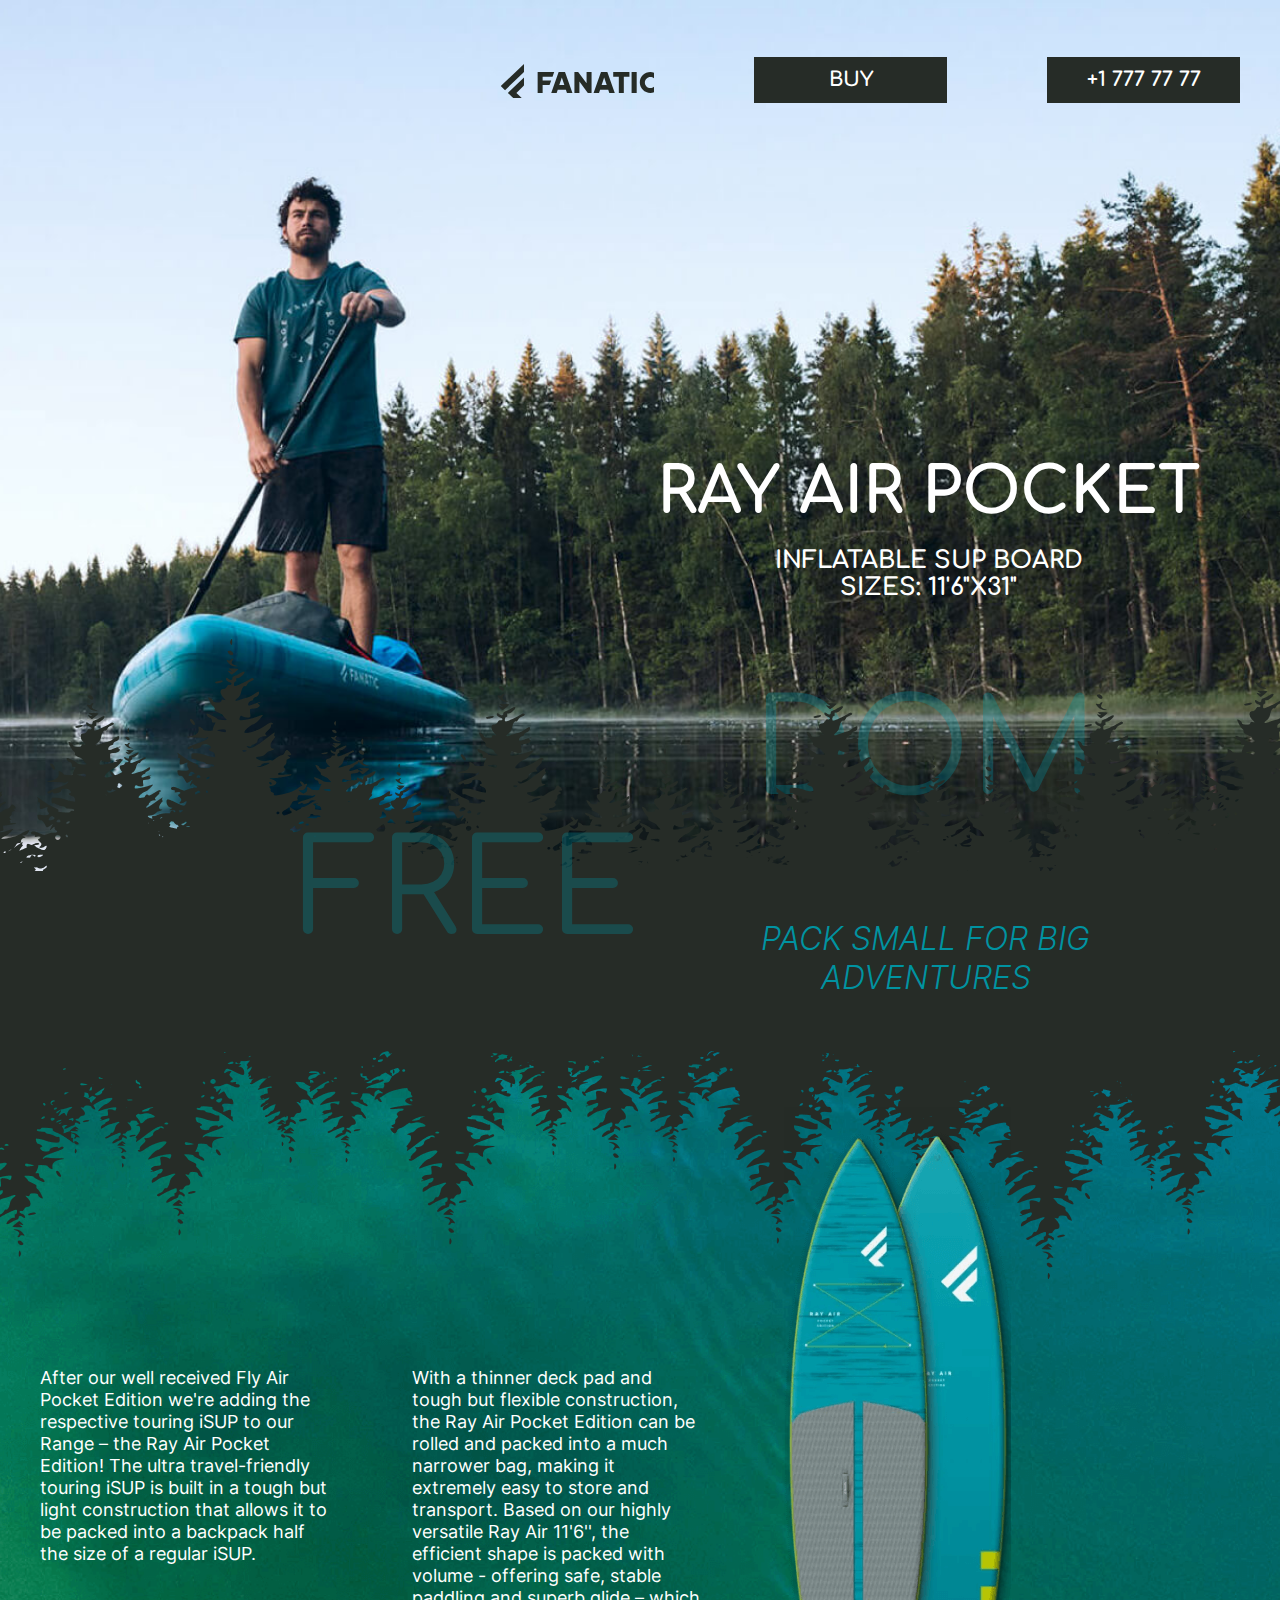
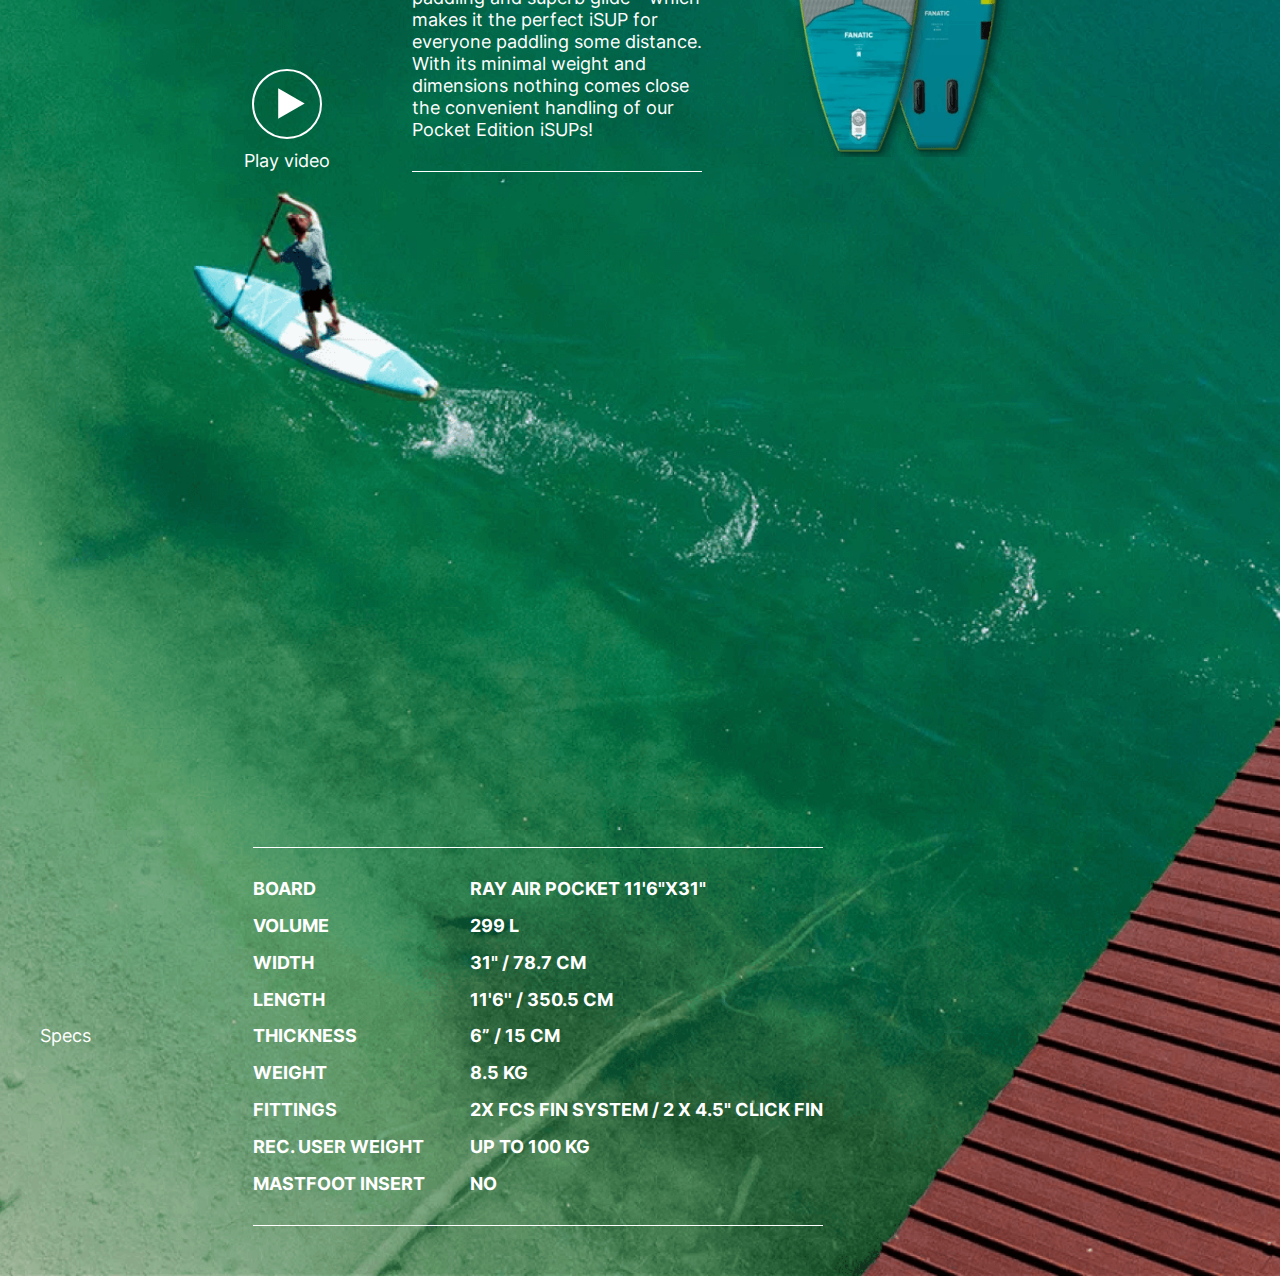
<file: index.html>
<!DOCTYPE html>
<html lang="en">

<head>
	<meta charset="UTF-8">
	<meta name="viewport" content="width=device-width, initial-scale=1.0">
	<title>Fanatic | @from 0 to 1</title>
	<link rel="stylesheet" href="css/style.css">
</head>

<body>
	<div class="wrapper">
		<!-- HEADER -->
		<header class="header">
			<div class="container">
				<div class="header__body">
					<a class="header__logo" href="#">
						<svg width="154" height="35" viewBox="0 0 154 35" fill="none" xmlns="http://www.w3.org/2000/svg">
							<path fill-rule="evenodd" clip-rule="evenodd"
								d="M0.76709 23.1069L24.0054 0.929199V8.37888C24.0054 8.80975 23.8262 9.22293 23.507 9.52755L5.02255 27.1682L0.76709 23.1069ZM7.87719 29.8925L24.0054 14.5003V21.9501C24.0054 22.3808 23.8262 22.794 23.507 23.0986L16.3883 29.8925L17.7892 31.2295L22.0447 35.2908H13.5336L12.1327 33.9538L7.87719 29.8925ZM154.636 23.0702L158.767 25.8717C156.827 28.3164 153.801 29.8889 150.401 29.8889C144.545 29.8889 139.799 25.2254 139.799 19.4726C139.799 13.7199 144.545 9.05641 150.401 9.05641C153.801 9.05641 156.827 10.6288 158.767 13.0736L154.636 15.8751C153.618 14.6602 152.098 13.8865 150.401 13.8865C147.346 13.8865 144.86 16.3924 144.86 19.4726C144.86 22.5528 147.346 25.0588 150.401 25.0588C152.098 25.0588 153.618 24.2851 154.636 23.0702ZM42.6294 17.4935H51.1771L49.5442 22.0767H42.6294V29.8888H37.64V9.05649H54.1829L52.55 13.6396H42.6294V17.4935ZM113.215 9.05649H129.431V13.6396H123.818V29.8888H118.828V13.6396H113.215V9.05649ZM131.586 29.8889H136.692V9.05649H131.586V29.8889ZM101.64 22.0581L104.166 14.5027L106.692 22.0581H101.64ZM100.985 9.05649L93.5635 29.8888H99.0207L100.103 26.6413H108.229L109.311 29.8888H114.769L107.347 9.05649H100.985ZM86.5789 9.05649H91.5683V29.8888H87.8263L79.4065 18.5799V29.8888H74.4171V9.05649H78.1591L86.5789 20.3654V9.05649ZM59.2934 22.0581L61.8194 14.5027L64.3454 22.0581H59.2934ZM58.6387 9.05649L51.2169 29.8888H56.674L57.7567 26.6413H65.8821L66.9648 29.8888H72.4219L65.0002 9.05649H58.6387Z"
								fill="#262C27" />
						</svg>
					</a>
					<button class="header__btn">
						Buy
					</button>
					<a class="header__phone" href="tel:+17777777">+1 777 77 77</a>
				</div>
			</div>
		</header>
		<!-- MAIN -->
		<main class="main">
			<!-- FIRST -->
			<section class="first">
				<div class="container">
					<div class="first__body">
						<!-- CONTENT -->
						<div class="first__content">
							<h1 class="first__title">
								Ray air pocket
							</h1>
							<div class="first__descr">
								<p class="first__text">
									Inflatable sup board
								</p>
								<p class="first__text">
									Sizes: 11'6"x31"
								</p>
							</div>
						</div>
						<!-- IMAGE -->
						<div class="first__image --ibg">
							<img src="img/first/cover.jpg" alt="Sup board">
						</div>
					</div>
				</div>
			</section>
			<div class="decoration">
				<div class="container">
					<div class="decoration__body">
						<p class="decoration__text">
							Dom
						</p>
						<p class="decoration__text">
							Free
						</p>
						<p class="decoration__text">
							Pack small for big adventures
						</p>
					</div>
				</div>
			</div>
			<section class="info">
				<div class="container">
					<div class="info__body">
						<!-- INFO HEADER -->
						<div class="info__header info-header">
							<!-- COLUMN -->
							<div class="info-header__column">
								<p class="info__text">
									After our well received Fly Air Pocket Edition we're adding the respective touring iSUP to
									our
									Range – the Ray Air Pocket Edition! The ultra travel-friendly touring iSUP is built in a
									tough
									but light construction that allows it to be packed into a backpack half the size of a regular
									iSUP.
								</p>
								<button class="info__btn btn">
									<span class="btn__icon">
										<svg width="70" height="70" viewBox="0 0 70 70" fill="none"
											xmlns="http://www.w3.org/2000/svg">
											<path d="M52.6733 34.5L26.1634 49.6554V19.3446L52.6733 34.5Z" fill="white" />
											<circle cx="35" cy="35" r="34" stroke="white" stroke-width="2" />
										</svg>
									</span>
									<span class="btn__text">
										Play video
									</span>
								</button>
							</div>
							<!-- COLUMN -->
							<div class="info-header__column">
								<p class="info__text">
									With a thinner deck pad and tough but flexible construction, the Ray Air Pocket Edition can
									be rolled and packed into a much narrower bag, making it extremely easy to store and
									transport. Based on our highly versatile Ray Air 11'6'', the efficient shape is packed with
									volume - offering safe, stable paddling and superb glide – which makes it the perfect iSUP
									for everyone paddling some distance. With its minimal weight and dimensions nothing comes
									close the convenient handling of our Pocket Edition iSUPs!
								</p>
							</div>
							<!--  IMAGE -->
							<div class="info-header__image">
								<img src="img/info/image.png" alt="Sup">
							</div>
						</div>
						<!-- SPECS -->
						<div class="info__specs info-specs">
							<h3 class="info-specs__title">
								Specs
							</h3>
							<!-- CONTENT -->
							<div class="info-specs__content">
								<ul class="info-specs__list">
									<!-- ITEM -->
									<li class="info-specs__item">
										<p class="info-specs__category">board</p>
										<p class="info-specs__text">RAY AIR POCKET 11'6"X31"</p>
									</li>
									<!-- ITEM -->
									<li class="info-specs__item">
										<p class="info-specs__category">volume</p>
										<p class="info-specs__text">299 L</p>
									</li>
									<!-- ITEM -->
									<li class="info-specs__item">
										<p class="info-specs__category">width</p>
										<p class="info-specs__text">31" / 78.7 CM</p>
									</li>
									<!-- ITEM -->
									<li class="info-specs__item">
										<p class="info-specs__category">length</p>
										<p class="info-specs__text">11'6'' / 350.5 CM</p>
									</li>
									<!-- ITEM -->
									<li class="info-specs__item">
										<p class="info-specs__category">thickness</p>
										<p class="info-specs__text">6” / 15 CM</p>
									</li>
									<!-- ITEM -->
									<li class="info-specs__item">
										<p class="info-specs__category">weight</p>
										<p class="info-specs__text">8.5 KG</p>
									</li>
									<!-- ITEM -->
									<li class="info-specs__item">
										<p class="info-specs__category">fittings</p>
										<p class="info-specs__text">2X FCS FIN SYSTEM / 2 X 4.5" CLICK FIN</p>
									</li>
									<!-- ITEM -->
									<li class="info-specs__item">
										<p class="info-specs__category">rec. user weight</p>
										<p class="info-specs__text">UP TO 100 KG</p>
									</li>
									<!-- ITEM -->
									<li class="info-specs__item">
										<p class="info-specs__category">mastfoot insert</p>
										<p class="info-specs__text">NO</p>
									</li>
								</ul>
							</div>
						</div>
					</div>
				</div>
			</section>
		</main>
		<!-- FOOTER -->
	</div>
</body>

</html>
</file>
<file: css/style.css>
/*--- Base Styles ---*/ /*! normalize.css v8.0.1 | MIT License | github.com/necolas/normalize.css */
/* Document
   ========================================================================== */
/**
 * 1. Correct the line height in all browsers.
 * 2. Prevent adjustments of font size after orientation changes in iOS.
 */
html {
  line-height: 1.15; /* 1 */
  -webkit-text-size-adjust: 100%; /* 2 */
}

/* Sections
	 ========================================================================== */
/**
  * Remove the margin in all browsers.
  */
body {
  margin: 0;
}

/**
  * Render the `main` element consistently in IE.
  */
main {
  display: block;
}

/**
  * Correct the font size and margin on `h1` elements within `section` and
  * `article` contexts in Chrome, Firefox, and Safari.
  */
h1 {
  font-size: 2em;
  margin: 0.67em 0;
}

/* Grouping content
	 ========================================================================== */
/**
  * 1. Add the correct box sizing in Firefox.
  * 2. Show the overflow in Edge and IE.
  */
hr {
  box-sizing: content-box; /* 1 */
  height: 0; /* 1 */
  overflow: visible; /* 2 */
}

/**
  * 1. Correct the inheritance and scaling of font size in all browsers.
  * 2. Correct the odd `em` font sizing in all browsers.
  */
pre {
  font-family: monospace, monospace; /* 1 */
  font-size: 1em; /* 2 */
}

/* Text-level semantics
	 ========================================================================== */
/**
  * Remove the gray background on active links in IE 10.
  */
a {
  background-color: transparent;
}

/**
  * 1. Remove the bottom border in Chrome 57-
  * 2. Add the correct text decoration in Chrome, Edge, IE, Opera, and Safari.
  */
abbr[title] {
  border-bottom: none; /* 1 */
  text-decoration: underline; /* 2 */
  -webkit-text-decoration: underline dotted;
          text-decoration: underline dotted; /* 2 */
}

/**
  * Add the correct font weight in Chrome, Edge, and Safari.
  */
b,
strong {
  font-weight: bolder;
}

/**
  * 1. Correct the inheritance and scaling of font size in all browsers.
  * 2. Correct the odd `em` font sizing in all browsers.
  */
code,
kbd,
samp {
  font-family: monospace, monospace; /* 1 */
  font-size: 1em; /* 2 */
}

/**
  * Add the correct font size in all browsers.
  */
small {
  font-size: 80%;
}

/**
  * Prevent `sub` and `sup` elements from affecting the line height in
  * all browsers.
  */
sub,
sup {
  font-size: 75%;
  line-height: 0;
  position: relative;
  vertical-align: baseline;
}

sub {
  bottom: -0.25em;
}

sup {
  top: -0.5em;
}

/* Embedded content
	 ========================================================================== */
/**
  * Remove the border on images inside links in IE 10.
  */
img {
  border-style: none;
}

/* Forms
	 ========================================================================== */
/**
  * 1. Change the font styles in all browsers.
  * 2. Remove the margin in Firefox and Safari.
  */
button,
input,
optgroup,
select,
textarea {
  font-family: inherit; /* 1 */
  font-size: 100%; /* 1 */
  line-height: 1.15; /* 1 */
  margin: 0; /* 2 */
}

/**
  * Show the overflow in IE.
  * 1. Show the overflow in Edge.
  */
button,
input {
  /* 1 */
  overflow: visible;
}

/**
  * Remove the inheritance of text transform in Edge, Firefox, and IE.
  * 1. Remove the inheritance of text transform in Firefox.
  */
button,
select {
  /* 1 */
  text-transform: none;
}

/**
  * Correct the inability to style clickable types in iOS and Safari.
  */
button,
[type=button],
[type=reset],
[type=submit] {
  -webkit-appearance: button;
}

/**
  * Remove the inner border and padding in Firefox.
  */
button::-moz-focus-inner,
[type=button]::-moz-focus-inner,
[type=reset]::-moz-focus-inner,
[type=submit]::-moz-focus-inner {
  border-style: none;
  padding: 0;
}

/**
  * Restore the focus styles unset by the previous rule.
  */
button:-moz-focusring,
[type=button]:-moz-focusring,
[type=reset]:-moz-focusring,
[type=submit]:-moz-focusring {
  outline: 1px dotted ButtonText;
}

/**
  * Correct the padding in Firefox.
  */
fieldset {
  padding: 0.35em 0.75em 0.625em;
}

/**
  * 1. Correct the text wrapping in Edge and IE.
  * 2. Correct the color inheritance from `fieldset` elements in IE.
  * 3. Remove the padding so developers are not caught out when they zero out
  *    `fieldset` elements in all browsers.
  */
legend {
  box-sizing: border-box; /* 1 */
  color: inherit; /* 2 */
  display: table; /* 1 */
  max-width: 100%; /* 1 */
  padding: 0; /* 3 */
  white-space: normal; /* 1 */
}

/**
  * Add the correct vertical alignment in Chrome, Firefox, and Opera.
  */
progress {
  vertical-align: baseline;
}

/**
  * Remove the default vertical scrollbar in IE 10+.
  */
textarea {
  overflow: auto;
}

/**
  * 1. Add the correct box sizing in IE 10.
  * 2. Remove the padding in IE 10.
  */
[type=checkbox],
[type=radio] {
  box-sizing: border-box; /* 1 */
  padding: 0; /* 2 */
}

/**
  * Correct the cursor style of increment and decrement buttons in Chrome.
  */
[type=number]::-webkit-inner-spin-button,
[type=number]::-webkit-outer-spin-button {
  height: auto;
}

/**
  * 1. Correct the odd appearance in Chrome and Safari.
  * 2. Correct the outline style in Safari.
  */
[type=search] {
  -webkit-appearance: textfield; /* 1 */
  outline-offset: -2px; /* 2 */
}

/**
  * Remove the inner padding in Chrome and Safari on macOS.
  */
[type=search]::-webkit-search-decoration {
  -webkit-appearance: none;
}

/**
  * 1. Correct the inability to style clickable types in iOS and Safari.
  * 2. Change font properties to `inherit` in Safari.
  */
::-webkit-file-upload-button {
  -webkit-appearance: button; /* 1 */
  font: inherit; /* 2 */
}

/* Interactive
	 ========================================================================== */
/*
  * Add the correct display in Edge, IE 10+, and Firefox.
  */
details {
  display: block;
}

/*
  * Add the correct display in all browsers.
  */
summary {
  display: list-item;
}

/* Misc
	 ========================================================================== */
/**
  * Add the correct display in IE 10+.
  */
template {
  display: none;
}

/**
  * Add the correct display in IE 10.
  */
[hidden] {
  display: none;
}

/*--- Style Reset ---*/
*,
*::before,
*::after {
  padding: 0;
  margin: 0;
  border: none;
  box-sizing: border-box;
}

/*--- Links ---*/
a,
a:visited {
  color: inherit;
  text-decoration: none;
  display: inline-block;
}

a:hover {
  color: inherit;
  text-decoration: none;
}

a:focus,
a:active {
  outline: none;
}

/*--- Common ---*/
aside,
nav,
footer,
header,
section,
main {
  display: block;
}

h1,
h2,
h3,
h4,
h5,
h6,
p {
  padding: 0;
  margin: 0;
  font-size: inherit;
  font-weight: inherit;
  line-height: inherit;
}

ul {
  list-style: none;
}

img,
svg,
video {
  vertical-align: top;
  max-width: 100%;
  height: auto;
}

/*--- Form ---*/
input,
textarea,
button,
select {
  font-family: inherit;
  font-size: inherit;
}

input::-ms-clear {
  display: none;
}

button,
input[type=submit] {
  display: inline-block;
  box-shadow: none;
  background-color: transparent;
  background: none;
  cursor: pointer;
}

input:focus,
input:active,
button:focus,
button:active {
  outline: none;
}

button::-moz-focus-inner {
  padding: 0;
  border: 0;
}

label {
  cursor: pointer;
}

legend {
  display: block;
}

/*--- Comfortaa Font ---*/
@font-face {
  font-family: "Comfortaa";
  src: url("../fonts/Comfortaa/Comfortaa-Regular.eot");
  src: url("../fonts/Comfortaa/Comfortaa-Regular.eot?#iefix") format("embedded-opentype"), url("../fonts/Comfortaa/Comfortaa-Regular.woff2") format("woff2"), url("../fonts/Comfortaa/Comfortaa-Regular.woff") format("woff");
  font-weight: 400;
  font-style: normal;
  font-display: swap;
}
@font-face {
  font-family: "Comfortaa";
  src: url("../fonts/Comfortaa/Comfortaa-Bold.eot");
  src: url("../fonts/Comfortaa/Comfortaa-Bold.eot?#iefix") format("embedded-opentype"), url("../fonts/Comfortaa/Comfortaa-Bold.woff2") format("woff2"), url("../fonts/Comfortaa/Comfortaa-Bold.woff") format("woff");
  font-weight: 700;
  font-style: normal;
  font-display: swap;
}
/*--- Inter Font ---*/
@font-face {
  font-family: "Inter";
  src: url("../fonts/Inter/Inter-Regular.eot");
  src: url("../fonts/Inter/Inter-Regular.eot?#iefix") format("embedded-opentype"), url("../fonts/Inter/Inter-Regular.woff2") format("woff2"), url("../fonts/Inter/Inter-Regular.woff") format("woff"), url("../fonts/Inter/Inter-Regular.ttf") format("truetype");
  font-weight: 400;
  font-style: normal;
  font-display: swap;
}
@font-face {
  font-family: "Inter";
  src: url("../fonts/Inter/Inter-Bold.eot");
  src: url("../fonts/Inter/Inter-Bold.eot?#iefix") format("embedded-opentype"), url("../fonts/Inter/Inter-Bold.woff2") format("woff2"), url("../fonts/Inter/Inter-Bold.woff") format("woff"), url("../fonts/Inter/Inter-Bold.ttf") format("truetype");
  font-weight: 700;
  font-style: normal;
  font-display: swap;
}
@font-face {
  font-family: "Inter";
  src: url("../fonts/Inter/Inter-ExtraBoldItalic.eot");
  src: url("../fonts/Inter/Inter-ExtraBoldItalic.eot?#iefix") format("embedded-opentype"), url("../fonts/Inter/Inter-ExtraBoldItalic.woff2") format("woff2"), url("../fonts/Inter/Inter-ExtraBoldItalic.woff") format("woff");
  font-weight: 700;
  font-style: italic;
  font-display: swap;
}
@font-face {
  font-family: "Inter";
  src: url("../fonts/Inter/Inter-LightItalic.eot");
  src: url("../fonts/Inter/Inter-LightItalicA.eot?#iefix") format("embedded-opentype"), url("../fonts/Inter/Inter-LightItalic.woff2") format("woff2"), url("../fonts/Inter/Inter-LightItalic.woff") format("woff");
  font-weight: 300;
  font-style: italic;
  font-display: swap;
}
/*--- Base Styles ---*/
html,
body {
  height: 100%;
}

body {
  font-family: "Inter", sans-serif;
  font-size: 18px;
  font-weight: 400;
  font-style: normal;
  color: #262c27;
  line-height: 122.2222222222%;
  background: #fff;
}

/*--- Utility ---*/
.none {
  display: none !important;
}

.visually-hidden {
  position: absolute;
  opacity: 0;
  visibility: hidden;
  width: 0px;
  height: 0px;
  display: block;
  margin-left: -10000px;
  background: transparent;
  font-size: 0;
}

/*--- Grid ---*/
.wrapper {
  min-height: 100%;
  overflow: hidden;
  display: flex;
  flex-direction: column;
}

.container {
  max-width: 1230px;
  padding: 0 15px;
  margin: 0 auto;
}

/*--- Elements ---*/
.--ibg {
  position: relative;
}
.--ibg img {
  position: absolute;
  top: 0;
  left: 0;
  width: 100%;
  height: 100%;
  -o-object-fit: cover;
     object-fit: cover;
}

.btn__icon + * {
  margin-top: 12px;
}
.btn__text {
  display: block;
  color: #fff;
  transition: all 0.3s;
}
.btn svg circle {
  transition: all 0.3s;
}
.btn svg path {
  transition: all 0.3s;
}
.btn:hover span {
  color: #b9c400;
}
.btn:hover svg circle {
  stroke: #b9c400;
}
.btn:hover svg path {
  fill: #b9c400;
}

.title {
  text-transform: uppercase;
  font-family: "Comfortaa", sans-serif;
  font-style: normal;
  font-weight: 400;
  font-size: 60px;
  line-height: 111.6666666667%;
}
@media (max-width: 768px) {
  .title {
    font-size: 40px;
  }
}

/*--- Section Styles ---*/
.header {
  padding: 57px 0;
  position: absolute;
  width: 100%;
  z-index: 55;
}
@media (max-width: 768px) {
  .header {
    padding: 20px 0;
  }
}
.header__body {
  display: flex;
  align-items: center;
  justify-content: flex-end;
  gap: 100px;
}
@media (max-width: 768px) {
  .header__body {
    flex-direction: column;
    gap: 15px;
  }
}
.header__logo path {
  transition: fill 0.3s;
}
.header__logo:hover path {
  fill: #0093a1;
}
.header__btn {
  text-transform: uppercase;
  font-family: "Comfortaa", sans-serif;
  font-weight: 700;
  font-size: 20px;
  line-height: 110%;
  background: #262c27;
  color: #fff;
  padding: 12px;
  min-width: 193px;
  display: flex;
  justify-content: center;
  align-items: center;
  transition: all 0.3s;
}
.header__btn:hover {
  background: #b9c400;
  color: #262c27;
}
.header__phone {
  font-family: "Comfortaa", sans-serif;
  font-weight: 700;
  font-size: 20px;
  line-height: 110%;
  color: #fff;
  background: #262c27;
  padding: 12px;
  min-width: 193px;
  transition: all 0.3s;
  display: flex;
  justify-content: center;
  align-items: center;
}
.header__phone:hover {
  background: #b9c400;
  color: #262c27;
}

.first {
  padding-top: 160px;
  position: relative;
}
@media (max-width: 768px) {
  .first {
    padding: 400px 0;
  }
}
.first__body {
  min-height: calc(100vh - 160px);
  display: flex;
  justify-content: center;
  align-items: flex-end;
  flex-direction: column;
  text-align: center;
}
@media (max-width: 768px) {
  .first__body {
    min-height: 100%;
    justify-content: flex-start;
  }
}
.first__content {
  position: relative;
  z-index: 2;
  font-family: "Comfortaa", sans-serif;
  font-weight: 700;
  color: #ffffff;
  margin-right: 40px;
  max-width: 548px;
  text-transform: uppercase;
}
.first__content > * + * {
  margin-top: 20px;
}
@media (max-width: 768px) {
  .first__content {
    background: rgba(29, 34, 30, 0.8);
    margin-right: -15px;
    padding: 30px 15px;
    min-width: 100%;
  }
}
.first__title {
  text-align: center;
  font-size: 64px;
  line-height: 110.9375%;
}
@media (max-width: 425px) {
  .first__title {
    font-size: 42px;
  }
}
.first__descr {
  font-size: 24px;
  line-height: 112.5%;
}
.first__image {
  position: absolute;
  top: 0;
  left: 0;
  width: 100%;
  height: 100%;
  z-index: -1;
}
@media (max-width: 768px) {
  .first__image img {
    -o-object-position: 30% bottom;
       object-position: 30% bottom;
  }
}

.decoration {
  padding: 250px 0;
  margin: -230px 0;
  position: relative;
  z-index: 1;
}
@media (max-width: 768px) {
  .decoration {
    margin-top: -350px;
  }
}
.decoration::before {
  content: "";
  background: url("../img/decoration/bg.png") center/cover no-repeat;
  right: 0;
  left: 0;
  top: 50%;
  transform: translateY(-50%);
  height: 640px;
  position: absolute;
  z-index: 1;
}
.decoration__body {
  position: relative;
  display: flex;
  justify-content: flex-end;
}
.decoration__text {
  color: #0093a1;
  text-transform: uppercase;
}
.decoration__text:nth-child(1) {
  position: absolute;
  top: -240px;
  right: 142px;
  font-family: "Comfortaa", sans-serif;
  font-weight: 400;
  font-size: 130px;
  line-height: 111.5384615385%;
  opacity: 0.3;
  z-index: 0;
}
@media (max-width: 768px) {
  .decoration__text:nth-child(1) {
    right: 0;
    font-size: 100px;
  }
}
.decoration__text:nth-child(2) {
  position: absolute;
  top: -100px;
  right: 70%;
  transform: translateX(70%);
  font-family: "Comfortaa", sans-serif;
  font-weight: 400;
  font-size: 130px;
  line-height: 111.5384615385%;
  opacity: 0.3;
  z-index: 1;
}
@media (max-width: 768px) {
  .decoration__text:nth-child(2) {
    font-size: 100px;
  }
}
.decoration__text:nth-child(3) {
  max-width: 359px;
  font-family: "Inter", sans-serif;
  font-style: italic;
  font-weight: 300;
  font-size: 32px;
  line-height: 121.875%;
  text-align: center;
  margin-right: 135px;
  z-index: 2;
}
@media (max-width: 768px) {
  .decoration__text:nth-child(3) {
    margin-right: 0;
  }
}

.info {
  background: url("../img/info/bg.png") top/cover no-repeat;
  padding: 90px 0 50px;
}
@media (max-width: 768px) {
  .info {
    padding-top: 250px;
  }
}
.info__header {
  display: flex;
  gap: 82px;
  padding-bottom: 75vh;
}
@media (max-width: 1024px) {
  .info__header {
    flex-wrap: wrap;
    gap: 25px;
    padding-bottom: 50px;
  }
}
.info__text {
  flex: 1 1 auto;
}
.info__btn {
  position: absolute;
  right: 0;
  bottom: 0;
}
@media (max-width: 768px) {
  .info__btn {
    position: relative;
    right: unset;
  }
}
.info__specs {
  display: flex;
  align-items: center;
  gap: 162px;
  color: #fff;
}
@media (max-width: 768px) {
  .info__specs {
    display: block;
  }
}

.info-header__column {
  padding-top: 260px;
  max-width: 290px;
  color: #fff;
  position: relative;
  padding-bottom: 30px;
}
.info-header__column > * + * {
  margin-top: 15px;
}
.info-header__column:nth-child(2) {
  border-bottom: 1px solid #fff;
}
@media (max-width: 1024px) {
  .info-header__column {
    max-width: 45%;
  }
}
@media (max-width: 768px) {
  .info-header__column {
    max-width: 100%;
    padding-top: 0;
  }
}
.info-header__image {
  position: relative;
  z-index: 2;
}
@media (max-width: 1024px) {
  .info-header__image {
    flex: 1 1 100%;
    display: flex;
    justify-content: center;
    align-items: center;
  }
}

.info-specs__list {
  max-width: 580px;
  border-top: 1px solid #fff;
  border-bottom: 1px solid #fff;
  padding: 30px 0;
}
.info-specs__item {
  display: flex;
  width: 100%;
  gap: 25px;
  font-weight: 700;
  text-transform: uppercase;
}
.info-specs__item + * {
  margin-top: 15px;
}
@media (max-width: 768px) {
  .info-specs__item {
    display: block;
  }
}
.info-specs__category {
  min-width: 192px;
}
@media (max-width: 768px) {
  .info-specs__category {
    min-width: none;
  }
}
.buy {
  padding: 150px 0;
  background: #fff;
  position: relative;
}
@media (max-width: 768px) {
  .buy {
    padding: 50px 0;
  }
}
.buy::after {
  content: "";
  background: url("../img/buy/decor.png") bottom/cover no-repeat;
  position: absolute;
  height: 323px;
  bottom: -313px;
  left: 0;
  right: 0;
  z-index: 2;
}
.buy__body {
  display: flex;
  align-items: center;
  gap: 97px;
}
@media (max-width: 1200px) {
  .buy__body {
    gap: unset;
  }
}
@media (max-width: 1024px) {
  .buy__body {
    flex-direction: column-reverse;
  }
}
.buy__content {
  max-width: 502px;
  position: relative;
}
@media (max-width: 768px) {
  .buy__content {
    max-width: unset;
    width: 100%;
  }
}
.buy__title {
  color: #0093a1;
}
.buy__title + * {
  margin-top: 50px;
}
.buy__list {
  margin-bottom: 50px;
}
.buy__price {
  background: url("../img/buy/star.svg") center/cover no-repeat;
  width: 201px;
  height: 199px;
  font-weight: 700;
  font-size: 35px;
  line-height: 120%;
  display: flex;
  justify-content: center;
  align-items: center;
  position: absolute;
  right: 25px;
  bottom: 130px;
  transition: transform 0.3s;
}
.buy__price:hover {
  transform: scale(1.25);
}
@media (max-width: 1200px) {
  .buy__price {
    right: 0;
  }
}
@media (max-width: 1024px) {
  .buy__price {
    bottom: unset;
    top: -30%;
  }
}
@media (max-width: 425px) {
  .buy__price {
    width: 101px;
    height: 99px;
    font-size: 18px;
    top: -20%;
  }
}
.buy__btn {
  border: 2px solid #0093a1;
  text-transform: uppercase;
  color: #0093a1;
  font-family: "Comfortaa", sans-serif;
  font-weight: 700;
  font-size: 40px;
  line-height: 112.5%;
  padding: 18px;
  display: flex;
  justify-content: center;
  align-items: center;
  width: 100%;
  transition: all 0.3s;
}
.buy__btn:hover {
  color: #262c27;
  border-color: #b9c400;
  background: #b9c400;
}
.buy-list__item {
  max-width: 292px;
  transition: color 0.3s;
}
.buy-list__item + * {
  margin-top: 25px;
}
.buy-list__item:hover .buy-list__title {
  color: #0093a1;
}
.buy-list__title {
  font-weight: 700;
  text-transform: uppercase;
  transition: color 0.3s;
}
.buy-list__title + * {
  margin-top: 5px;
}
.gallery__top {
  padding-top: 90vh;
  padding-bottom: 85px;
  background: url("../img/gallery/bg.png") center/cover no-repeat;
}
@media (max-width: 1055px) {
  .gallery__top {
    padding-top: 300px;
  }
}
.gallery__middle {
  position: relative;
  padding-bottom: 150px;
}
@media (max-width: 1055px) {
  .gallery__middle {
    padding-top: 50px;
  }
}
@media (max-width: 768px) {
  .gallery__middle {
    padding-bottom: 50px;
  }
}
.gallery__bottom {
  padding-bottom: 150px;
}
@media (max-width: 768px) {
  .gallery__bottom {
    padding-bottom: 50px;
  }
}

.gallery-top {
  position: relative;
}
.gallery-top__btn {
  position: absolute;
  right: 37%;
  top: 35%;
}
@media (max-width: 1055px) {
  .gallery-top__btn {
    position: relative;
    top: unset;
    right: unset;
  }
  .gallery-top__btn + * {
    margin-top: 25px;
  }
}
.gallery-top__content {
  max-width: 470px;
}
.gallery-top__title + * {
  margin-top: 62px;
}
.gallery-top__list {
  list-style-position: inside;
}
@media (max-width: 425px) {
  .gallery-top__list {
    list-style-position: outside;
    padding-left: 15px;
  }
}
.gallery-top__item {
  font-weight: 700;
  font-size: 20px;
  line-height: 24px;
}
.gallery-top__item + * {
  margin-top: 15px;
}
@media (max-width: 425px) {
  .gallery-top__item {
    font-size: 18px;
  }
}
.gallery-top__item-text {
  display: inline-block;
  margin-left: 29px;
}
@media (max-width: 425px) {
  .gallery-top__item-text {
    margin-left: 0px;
  }
}

.gallery-middle__body {
  display: flex;
  gap: 68px;
  align-items: center;
}
@media (max-width: 1055px) {
  .gallery-middle__body {
    flex-direction: column;
    gap: 25px;
  }
}
.gallery-middle__content {
  max-width: 350px;
}
@media (max-width: 1055px) {
  .gallery-middle__content {
    max-width: 700px;
  }
}
.gallery-middle__grid {
  margin-top: -245px;
}
@media (max-width: 1055px) {
  .gallery-middle__grid {
    margin-top: unset;
  }
}

.grid-small {
  display: grid;
  gap: 24px 30px;
  grid-template-columns: 481px 208px;
  grid-template-rows: 432px 299px;
  padding: 72px 52px 32px;
  border: 3px solid #262c27;
  border-radius: 200px 0px 300px;
}
@media (max-width: 1055px) {
  .grid-small {
    grid-template-columns: 2fr 1fr;
    grid-template-rows: 2fr 1.5fr;
    gap: 12px 15px;
    padding: 36px 26px 16px;
  }
}
.grid-small__item {
  overflow: hidden;
}
.grid-small__item img {
  width: 100%;
  height: 100%;
  -o-object-fit: cover;
     object-fit: cover;
}
.grid-small__item--big {
  grid-column: 1/-1;
}
.grid-small__item--border-top {
  border-radius: 400px 0px 0px 0px;
}
.grid-small__item--border-bottom {
  border-radius: 0px 0px 0px 300px;
}
.grid-small__item--behind {
  z-index: -1;
}

.grid-big {
  display: grid;
  grid-template-columns: 300px 160px 289px 391px;
  grid-template-rows: 340px 270px 270px;
  gap: 20px;
}
@media (max-width: 1235px) {
  .grid-big {
    grid-template-columns: 1.8fr 0.5fr 1fr 2fr;
    grid-template-rows: 1.3fr 1fr 1fr;
  }
}
@media (max-width: 768px) {
  .grid-big {
    gap: 10px;
  }
}
.grid-big__item {
  overflow: hidden;
}
.grid-big__item img {
  width: 100%;
  height: 100%;
  -o-object-fit: cover;
     object-fit: cover;
}
.grid-big__item--1 {
  grid-column: 1/3;
}
.grid-big__item--2 {
  grid-column: 3/-1;
  border-radius: 0px 500px 0px 0px;
}
.grid-big__item--3 {
  border-radius: 0px 0px 150px 0px;
}
.grid-big__item--4 {
  grid-column: 2/4;
  border-radius: 0px 200px 0px 0px;
}
.grid-big__item--5 {
  border-radius: 200px 0px 0px 0px;
}
.grid-big__item--6 {
  background: #0093a1;
  border: 1px solid #0093a1;
  border-radius: 0px 0px 0px 200px;
  display: flex;
  justify-content: center;
  align-items: center;
}
.grid-big__item--7 {
  grid-column: 2/-1;
  border-radius: 0px 0px 0px 400px;
}
.grid-big__text {
  font-style: italic;
  font-weight: 800;
  font-size: 32px;
  line-height: 121.875%;
  text-align: center;
  color: #fff;
  text-transform: uppercase;
  max-width: 201px;
}
@media (max-width: 768px) {
  .grid-big__text {
    max-width: 100%;
  }
}

.footer {
  padding: 88px 0 83px;
  background: #262c27;
  color: #fff;
}
@media (max-width: 768px) {
  .footer {
    padding: 50px 0;
  }
}
.footer__top {
  display: flex;
  justify-content: space-between;
}
.footer__top + * {
  margin-top: 97px;
}
@media (max-width: 768px) {
  .footer__top {
    flex-direction: column;
  }
}
.footer__logo {
  order: 2;
}
@media (max-width: 768px) {
  .footer__logo {
    order: 1;
  }
  .footer__logo + * {
    margin-top: 50px;
  }
}
.footer__logo path {
  transition: fill 0.3s;
}
.footer__logo:hover path {
  fill: #0093a1;
}
@media (max-width: 768px) {
  .footer__form {
    order: 2;
  }
}
.footer__middle + * {
  margin-top: 48px;
}
.footer-form {
  max-width: 500px;
}
.footer-form__title + * {
  margin-top: 38px;
}
.footer-form__input {
  background: transparent;
  padding: 10px 0;
  border-bottom: 1px solid rgba(255, 255, 255, 0.4);
  font-weight: 700;
  color: rgba(255, 255, 255, 0.5);
  display: block;
  width: 100%;
}
.footer-form__input + * {
  margin-top: 67px;
}
.footer-form__btn {
  background: #fff;
  color: #000;
  font-family: "Comfortaa", sans-serif;
  font-weight: 700;
  font-size: 20px;
  line-height: 110%;
  text-transform: uppercase;
  padding: 10px;
  min-width: 193px;
  transition: all 0.3s;
}
.footer-form__btn:hover {
  background: #b9c400;
}

.footer-middle__title {
  font-weight: 700;
  text-transform: uppercase;
}
.footer-middle__title + * {
  margin-top: 28px;
}
.footer-middle__gallery {
  display: grid;
  grid-template-columns: repeat(4, 1fr);
  gap: 52px;
}
@media (max-width: 768px) {
  .footer-middle__gallery {
    grid-template-columns: repeat(2, 1fr);
    grid-template-rows: repeat(2, 1fr);
    gap: 25px;
  }
}

.footer-gallery__item img {
  width: 100%;
  height: 100%;
  -o-object-fit: cover;
     object-fit: cover;
}

.footer-bottom__list {
  display: flex;
  justify-content: space-between;
}
@media (max-width: 768px) {
  .footer-bottom__list {
    flex-direction: column;
  }
}
.footer-bottom__item {
  transition: color 0.3s;
}
.footer-bottom__item + * {
  margin-left: 25px;
}
@media (max-width: 768px) {
  .footer-bottom__item + * {
    margin-left: unset;
    margin-top: 15px;
  }
}
.footer-bottom__item:hover {
  color: #0093a1;
}
.footer-bottom__link {
  font-weight: 700;
  text-transform: uppercase;
}
</file>
